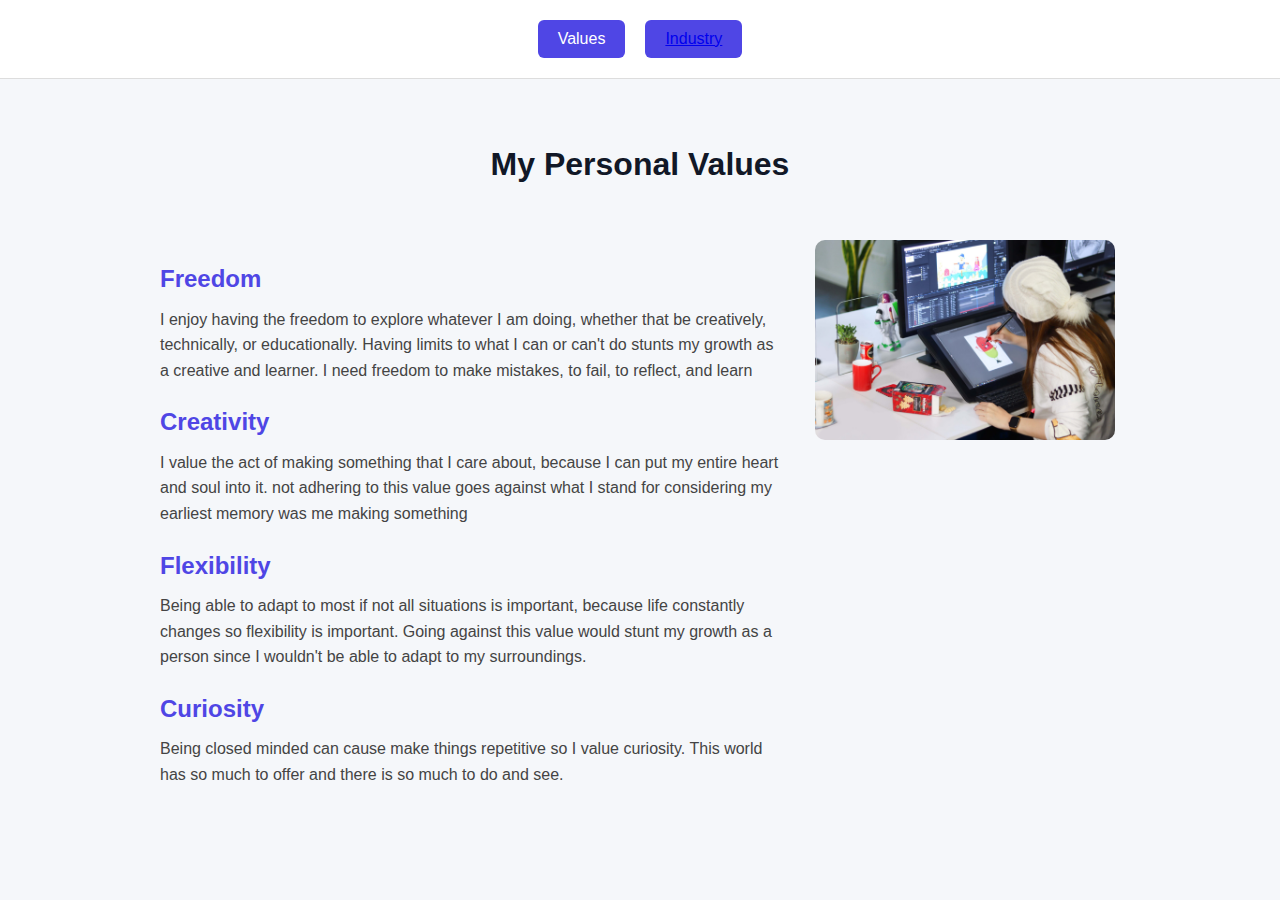
<file: index.html>
<!DOCTYPE html>
<html lang="en">
  <head>
    <meta charset="UTF-8" />
    <meta name="viewport" content="width=device-width, initial-scale=1.0" />
    <title>Document</title>
    <link rel="stylesheet" href="index.css" />
  </head>
  <body>
    <div id="navigation">
      <button id="valuesBtn">Values</button>
      <button id="IndustryBtn"><a href="industry.html">Industry</a></button>
    </div>
    <div id="master">
      <div id="PersonalValueTitle">
        <h1>My Personal Values</h1>
      </div>

      <div id="valueContent">
        <h2>Freedom</h2>
        <p>
          I enjoy having the freedom to explore whatever I am doing, whether
          that be creatively, technically, or educationally. Having limits to
          what I can or can't do stunts my growth as a creative and learner. I
          need freedom to make mistakes, to fail, to reflect, and learn
        </p>

        <h2>Creativity</h2>
        <p>
          I value the act of making something that I care about, because I can
          put my entire heart and soul into it. not adhering to this value goes
          against what I stand for considering my earliest memory was me making
          something
        </p>

        <h2>Flexibility</h2>
        <p>
          Being able to adapt to most if not all situations is important,
          because life constantly changes so flexibility is important. Going
          against this value would stunt my growth as a person since I wouldn't
          be able to adapt to my surroundings.
        </p>

        <h2>Curiosity</h2>
        <p>
          Being closed minded can cause make things repetitive so I value
          curiosity. This world has so much to offer and there is so much to do
          and see.
        </p>
      </div>

      <div id="image">
        <img src="images\Values.jpg" alt="" />
      </div>
    </div>
  </body>
</html>
</file>
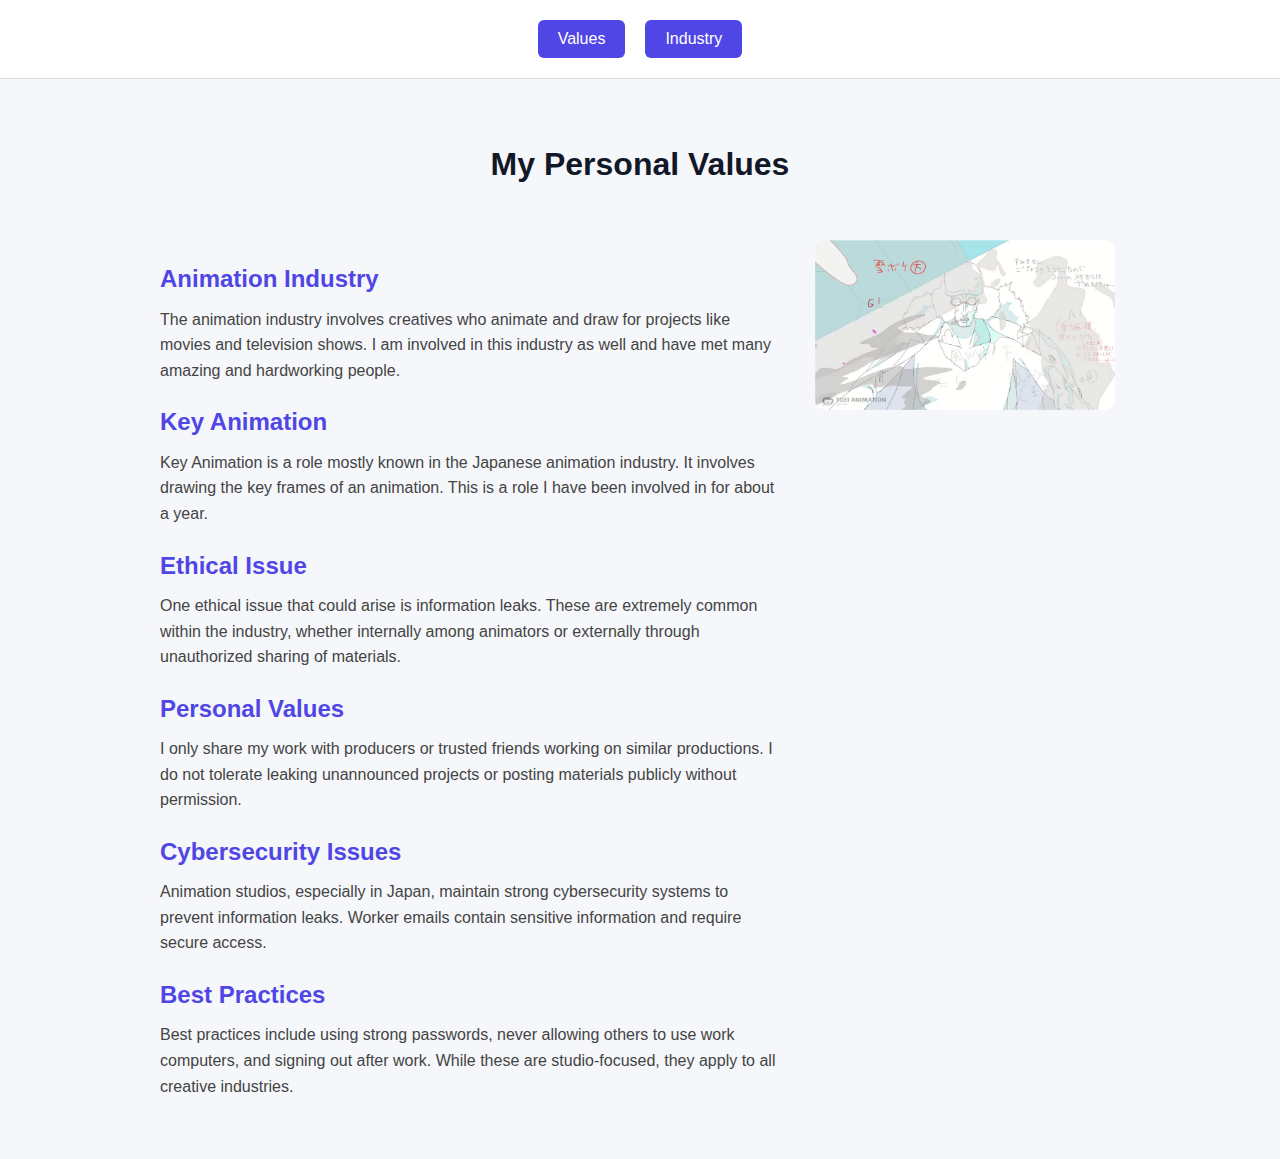
<file: industry.html>
<!DOCTYPE html>
<html lang="en">
  <head>
    <meta charset="UTF-8" />
    <meta name="viewport" content="width=device-width, initial-scale=1.0" />
    <title>Animation Industry</title>

    <!-- Embedded CSS -->
    <style>
      /* Reset & base styles */
      * {
        margin: 0;
        padding: 0;
        box-sizing: border-box;
        font-family: Arial, Helvetica, sans-serif;
      }

      body {
        background-color: #f5f7fa;
        color: #333;
        line-height: 1.6;
      }

      /* Header / Navigation */
      header {
        display: flex;
        justify-content: center;
        gap: 20px;
        padding: 20px;
        background-color: #ffffff;
        border-bottom: 1px solid #ddd;
      }

      header button {
        padding: 10px 20px;
        border: none;
        background-color: #4f46e5;
        color: white;
        font-size: 16px;
        cursor: pointer;
        border-radius: 6px;
      }

      header button:hover {
        background-color: #4338ca;
      }

      header a {
        color: white;
        text-decoration: none;
      }

      /* Main layout */
      main {
        max-width: 1000px;
        margin: 40px auto;
        padding: 20px;
        display: grid;
        grid-template-columns: 2fr 1fr;
        gap: 30px;
      }

      /* Title */
      h1 {
        grid-column: 1 / -1;
        text-align: center;
        margin-bottom: 20px;
        font-size: 32px;
        color: #111827;
      }

      /* Section headings */
      h2 {
        margin-top: 20px;
        color: #4f46e5;
      }

      p {
        margin-top: 8px;
        color: #444;
      }

      /* Image */
      .image-container {
        display: flex;
        justify-content: center;
        align-items: flex-start;
      }

      img {
        width: 100%;
        max-width: 300px;
        border-radius: 10px;
      }
    </style>
  </head>

  <body>
    <!-- Header / Navigation -->
    <header>
      <button><a href="index.html">Values</a></button>
      <button>Industry</button>
    </header>

    <!-- Main Content -->
    <main>
      <h1>My Personal Values</h1>

      <section>
        <h2>Animation Industry</h2>
        <p>
          The animation industry involves creatives who animate and draw for
          projects like movies and television shows. I am involved in this
          industry as well and have met many amazing and hardworking people.
        </p>

        <h2>Key Animation</h2>
        <p>
          Key Animation is a role mostly known in the Japanese animation
          industry. It involves drawing the key frames of an animation. This is
          a role I have been involved in for about a year.
        </p>

        <h2>Ethical Issue</h2>
        <p>
          One ethical issue that could arise is information leaks. These are
          extremely common within the industry, whether internally among
          animators or externally through unauthorized sharing of materials.
        </p>

        <h2>Personal Values</h2>
        <p>
          I only share my work with producers or trusted friends working on
          similar productions. I do not tolerate leaking unannounced projects or
          posting materials publicly without permission.
        </p>

        <h2>Cybersecurity Issues</h2>
        <p>
          Animation studios, especially in Japan, maintain strong cybersecurity
          systems to prevent information leaks. Worker emails contain sensitive
          information and require secure access.
        </p>

        <h2>Best Practices</h2>
        <p>
          Best practices include using strong passwords, never allowing others
          to use work computers, and signing out after work. While these are
          studio-focused, they apply to all creative industries.
        </p>
      </section>

      <div class="image-container">
        <img src="images/Industry.jpg" alt="Animation Industry Image" />
      </div>
    </main>
  </body>
</html>
</file>
<file: index.css>
/* Reset & base styles */
* {
  margin: 0;
  padding: 0;
  box-sizing: border-box;
  font-family: Arial, Helvetica, sans-serif;
}

body {
  background-color: #f5f7fa;
  color: #333;
  line-height: 1.6;
}

/* Navigation */
#navigation {
  display: flex;
  justify-content: center;
  gap: 20px;
  padding: 20px;
  background-color: #ffffff;
  border-bottom: 1px solid #ddd;
}

#navigation button {
  padding: 10px 20px;
  border: none;
  background-color: #4f46e5;
  color: white;
  font-size: 16px;
  cursor: pointer;
  border-radius: 6px;
}

#navigation button:hover {
  background-color: #4338ca;
}

/* Main layout */
#master {
  max-width: 1000px;
  margin: 40px auto;
  padding: 20px;
  display: grid;
  grid-template-columns: 2fr 1fr;
  gap: 30px;
}

/* Title */
#PersonalValueTitle {
  grid-column: 1 / -1;
  text-align: center;
  margin-bottom: 20px;
}

#PersonalValueTitle h1 {
  font-size: 32px;
  color: #111827;
}

/* Content */
#valueContent h2 {
  margin-top: 20px;
  color: #4f46e5;
}

#valueContent p {
  margin-top: 8px;
  color: #444;
}

/* Image */
#image {
  display: flex;
  justify-content: center;
  align-items: flex-start;
}

#image img {
  width: 100%;
  max-width: 300px;
  border-radius: 10px;
}
</file>
